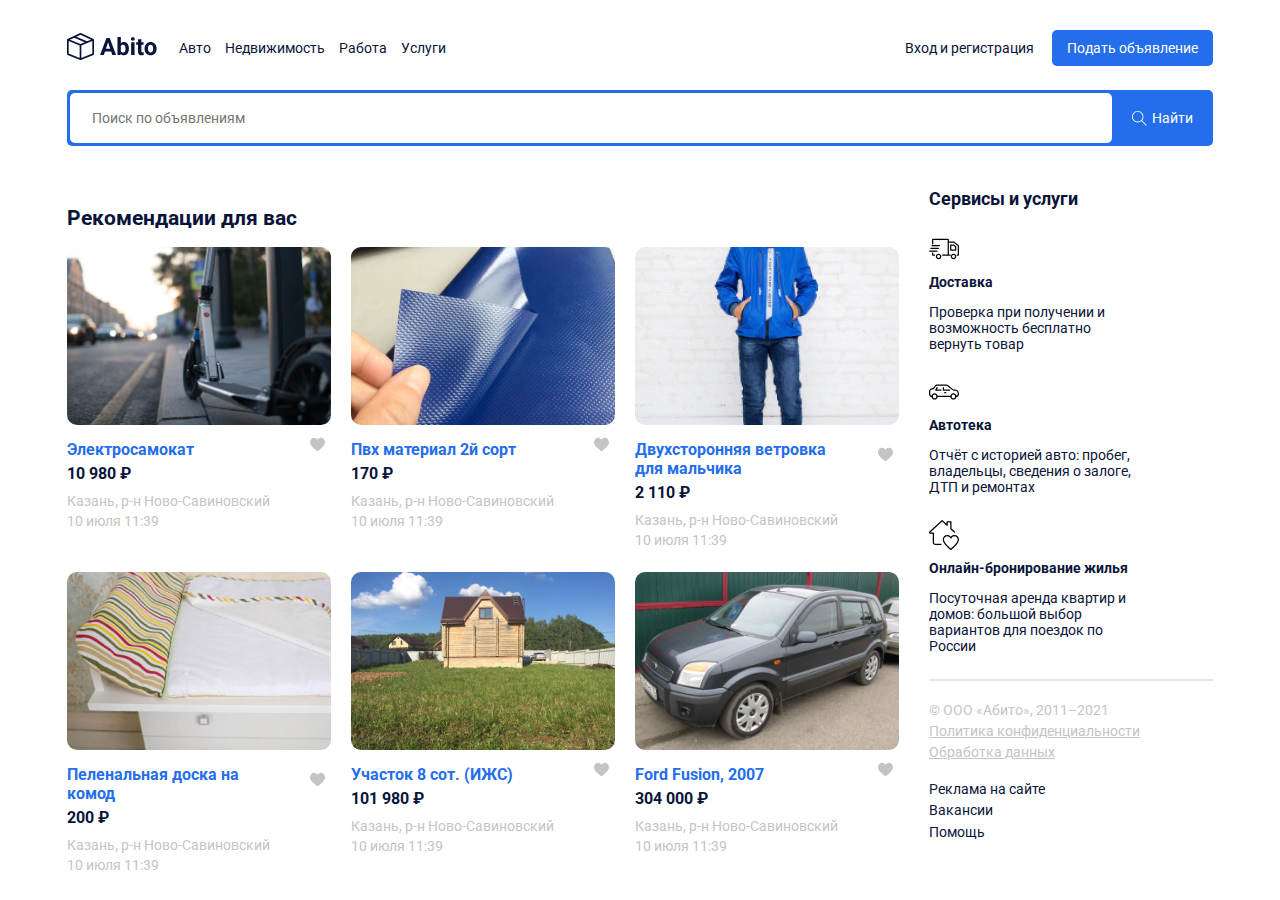
<file: index.html>
<!DOCTYPE html>
<html lang="en">
<head>
    <meta charset="UTF-8">
    <meta http-equiv="X-UA-Compatible" content="IE=edge">
    <meta name="viewport" content="width=device-width, initial-scale=1.0">
    <title>Abito - доска объявлений</title>
    <link rel="stylesheet" href="css/normalize.css">
    <link rel="stylesheet" href="css/style.css">
    <link rel="preconnect" href="https://fonts.googleapis.com">
    <link rel="preconnect" href="https://fonts.gstatic.com" crossorigin>
    <link href="https://fonts.googleapis.com/css2?family=Roboto:wght@400;700&display=swap" rel="stylesheet">
</head>
<body class="body">
    <header class="header container">
        <div class="navbar">
            <a href="/index.html" class="logo">
            <img src="img/logo.svg" alt="logo-abito" class="logo-image">
            </a>
            <div class="navbar-panel">
                <button class="close-menu">
                    <svg width="21" height="22" viewBox="0 0 21 22" fill="none" xmlns="http://www.w3.org/2000/svg">
                        <line y1="-0.5" x2="27.7013" y2="-0.5" transform="matrix(0.691905 0.721988 -0.624177 0.781283 0.833313 1)" stroke="black"/>
                        <line y1="-0.5" x2="28.2843" y2="-0.5" transform="matrix(-0.707107 0.707107 -0.607911 -0.794006 20 1)" stroke="black"/>
                        </svg>
                </button>
                <nav class="navbar-menu">
                    <ul class="menu">
                        <li class="menu-item">
                            <a href="#" class="menu-link">Авто</a>
                        </li>
                        <li class="menu-item">
                            <a href="#" class="menu-link">Недвижимость</a>
                        </li>
                        <li class="menu-item">
                            <a href="#" class="menu-link">Работа</a>
                        </li>
                        <li class="menu-item">
                            <a href="#" class="menu-link">Услуги</a>
                        </li>
                    </ul>
                </nav>

                <div class="button-group">
                    <a href="" class="button button-link">Вход и регистрация</a>
                    <a href="" class="button button-primary">Подать объявление</a>
                </div>
            </div>
            <button class="menu-button">
                <svg width="30" height="30" viewBox="0 0 30 30" fill="none" xmlns="http://www.w3.org/2000/svg">
                    <path d="M0.937476 9.37501H29.0624C29.58 9.37501 29.9999 8.95498 29.9999 8.43754C29.9999 7.92002 29.5799 7.50006 29.0624 7.50006H0.937476C0.419955 7.50006 0 7.92009 0 8.43754C0 8.95498 0.420033 9.37501 0.937476 9.37501Z" fill="black"/>
                    <path d="M29.0624 14.0626H0.937476C0.419955 14.0626 0 14.4826 0 15C0 15.5175 0.420033 15.9375 0.937476 15.9375H29.0624C29.58 15.9375 29.9999 15.5175 29.9999 15C29.9999 14.4826 29.58 14.0626 29.0624 14.0626Z" fill="black"/>
                    <path d="M29.0625 20.625H10.3125C9.79495 20.625 9.375 21.0451 9.375 21.5625C9.375 22.08 9.79503 22.5 10.3125 22.5H29.0625C29.58 22.5 29.9999 22.0799 29.9999 21.5625C30 21.045 29.58 20.625 29.0625 20.625Z" fill="black"/>
                    </svg>
                    
            </button>
        </div>

        <div class="search-panel">
            <input type="search" class="search-input" placeholder="Поиск по объявлениям">
            <button class="search-button">
                <svg class="search-svg" width="15" height="15" viewBox="0 0 15 15" fill="none" xmlns="http://www.w3.org/2000/svg">
                    <path d="M14.6506 14.0012L10.0862 9.43675C10.9465 8.43352 11.4706 7.13293 11.4706 5.71058C11.4706 2.54822 8.89765 -0.0247192 5.7353 -0.0247192C4.20353 -0.0247192 2.76265 0.571751 1.67824 1.6544C0.595589 2.73793 -0.000881376 4.17881 9.77541e-07 5.71058C9.77541e-07 8.87293 2.57294 11.4459 5.7353 11.4459C7.15765 11.4459 8.45912 10.9218 9.46235 10.0615L14.0268 14.6259L14.6506 14.0012ZM5.7353 10.5635C3.06 10.5635 0.882354 8.38675 0.882354 5.71058C0.881472 4.41352 1.38618 3.19499 2.30294 2.2791C3.21882 1.36234 4.43824 0.857634 5.7353 0.857634C8.41059 0.857634 10.5882 3.0344 10.5882 5.71058C10.5882 8.38587 8.41059 10.5635 5.7353 10.5635Z" fill="white"/>
                    </svg>
                <span class="search-button-text">Найти</span>
            </button>
        </div>

    </header>

    <div class="page-content container">
        <main class="main">
            <h2 class="page-titile">Рекомендации для вас</h2>
            <div class="cards">
                <div class="card">
                    <a href="single.html" class="card-link">
                        <img src="img/card-image-1.jpg" alt="photo" class="card-image">
                    </a>
                    <div class="card-header">
                        <a href="#" class="card-link">
                            <h3 class="card-title">Электросамокат</h3>
                        </a>
                        <button class="like">
                            <img class="like-img" src="img/heart.svg" alt="like">
                        </button>
                    </div>
                    <strong class="card-price">
                        10 980 ₽
                    </strong>
                    <p class="card-text">Казань, р-н Ново-Савиновский</p>
                    <p class="card-text">10 июля 11:39</p>
                </div>
                <div class="card">
                    <a href="single.html" class="card-link">
                        <img src="img/card-image-2.jpg" alt="photo" class="card-image">
                    </a>
                    <div class="card-header">
                        <a href="#" class="card-link">
                            <h3 class="card-title">Пвх материал 2й сорт</h3>
                        </a>
                        <button class="like">
                            <img src="img/heart.svg" alt="like">
                        </button>
                    </div>
                    <strong class="card-price">
                        170 ₽
                    </strong>
                    <p class="card-text">Казань, р-н Ново-Савиновский</p>
                    <p class="card-text">10 июля 11:39</p>
                </div>
                <div class="card">
                    <a href="single.html" class="card-link">
                        <img src="img/card-image-3.jpg" alt="photo" class="card-image">
                    </a>
                    <div class="card-header">
                        <a href="#" class="card-link">
                            <h3 class="card-title">Двухсторонняя ветровка для мальчика</h3>
                        </a>
                        <button class="like">
                            <img src="img/heart.svg" alt="like">
                        </button>
                    </div>
                    <strong class="card-price">
                        2 110 ₽
                    </strong>
                    <p class="card-text">Казань, р-н Ново-Савиновский</p>
                    <p class="card-text">10 июля 11:39</p>
                </div>
                <div class="card">
                    <a href="single.html" class="card-link">
                        <img src="img/card-image-4.jpg" alt="photo" class="card-image">
                    </a>
                    <div class="card-header">
                        <a href="#" class="card-link">
                            <h3 class="card-title">Пеленальная доска на комод</h3>
                        </a>
                        <button class="like">
                            <img src="img/heart.svg" alt="like">
                        </button>
                    </div>
                    <strong class="card-price">
                        200 ₽
                    </strong>
                    <p class="card-text">Казань, р-н Ново-Савиновский</p>
                    <p class="card-text">10 июля 11:39</p>
                </div>
                <div class="card">
                    <a href="single.html" class="card-link">
                        <img src="img/card-image-5.jpg" alt="photo" class="card-image">
                    </a>
                    <div class="card-header">
                        <a href="#" class="card-link">
                            <h3 class="card-title">Участок 8 сот. (ИЖС)</h3>
                        </a>
                        <button class="like">
                            <img src="img/heart.svg" alt="like">
                        </button>
                    </div>
                    <strong class="card-price">
                        101 980 ₽
                    </strong>
                    <p class="card-text">Казань, р-н Ново-Савиновский</p>
                    <p class="card-text">10 июля 11:39</p>
                </div>
                <div class="card">
                    <a href="single.html" class="card-link">
                        <img src="img/card-image-6.jpg" alt="photo" class="card-image">
                    </a>
                    <div class="card-header">
                        <a href="#" class="card-link">
                            <h3 class="card-title">Ford Fusion, 2007</h3>
                        </a>
                        <button class="like">
                            <img src="img/heart.svg" alt="like">
                        </button>
                    </div>
                    <strong class="card-price">
                        304 000 ₽
                    </strong>
                    <p class="card-text">Казань, р-н Ново-Савиновский</p>
                    <p class="card-text">10 июля 11:39</p>
                </div>
            </div>
        </main>
        <aside class="sidebar">
            <h4 class="page-title">Сервисы и услуги</h4>
            <div class="service">
                <img src="img/shipping-svg.svg" alt="" class="service-image">
                <h2 class="service-title">Доставка</h2>
                <p class="service-text">Проверка при получении и возможность бесплатно вернуть товар</p>
            </div>
            <div class="service">
                <img src="img/car.svg" alt="" class="service-image">
                <h2 class="service-title">Автотека</h2>
                <p class="service-text">Отчёт с историей авто: пробег, владельцы, сведения о залоге, ДТП и ремонтах</p>
            </div>
            <div class="service">
                <img src="img/home.svg" alt="" class="service-image">
                <h2 class="service-title">Онлайн-бронирование жилья</h2>
                <p class="service-text">Посуточная аренда квартир и домов: большой выбор вариантов для поездок по России</p>
            </div>
            <hr color="#E5E5E5">
            <footer class="footer">
                <p class="footer-text">© ООО «Абито», 2011–2021</p>
                <ul class="footer-menu">
                    <li class="footer-menu-item">
                        <a href="#" class="footer-text">Политика конфиденциальности</a>
                    </li>       
                    <li class="footer-menu-item">
                        <a href="#" class="footer-text">Обработка данных</a>
                    </li>         
                </ul>
                <ul class="footer-menu">
                    <li class="footer-menu-item">
                        <a href="#" class="footer-link">Реклама на сайте</a>
                    </li>       
                    <li class="footer-menu-item">
                        <a href="#" class="footer-link">Вакансии</a>
                    </li>  
                    <li class="footer-menu-item">
                        <a href="#" class="footer-link">Помощь</a>
                    </li>       
                </ul>
            </footer>
        </aside>
    </div>
    <script src="https://unpkg.com/swiper/swiper-bundle.min.js"></script>
    <script src="main.js"></script>
</body>
</html>
</file>
<file: css/style.css>
.body {
    font-family: 'Roboto', sans-serif;
    font-size: 14px;
    color: #0A143A;
}

.container {
    max-width: 1146px;
    margin: auto;
}

.header {
    padding-top: 30px;
    padding-bottom: 30px;
    margin-bottom: 12px;
}

.navbar {
    display: flex;
    align-items: center;
    justify-content: space-between;
    margin-bottom: 24px;
}

.navbar-panel {
    flex-grow: 1;
    display: flex;
    align-items: center;
}

.navbar-menu {
    margin-right: auto;
}

.menu {
    list-style: none;
    margin: 0;
    padding-left: 22px;
    padding-right: 22px;
    display: flex;
}

.menu-item:not(:last-child) {
    margin-right: 14px;
}

.menu-link {
    text-decoration: none;
    color: inherit;
}

.button {
    text-decoration: none;
    display: inline-block;
    padding: 10px 15px;
    cursor: pointer;
}

.button-link {
    color: inherit;
}

.button-primary {
    background: #256EEB;
    border-radius: 5px;
    color: #FFFFFF;
}

.search-panel {
    height: 50px;
    background: #256EEB;
    border-radius: 5px;
    display: flex;
    padding: 3px;
}

.search-input {
    flex-grow: 1;
    background: #FFFFFF;
    border-radius: 5px;
    border: none;
    padding-left: 22px;
    padding-right: 22px;
}

.search-button {
    background: #256EEB;
    border: none;
    color: #FFFFFF;
    padding-left: 20px;
    padding-right: 17px;
    display: flex;
    align-items: center;
}

.search-button-text {
    margin-left: 5px;
}

.page-content {
    display: grid;
    grid-template-columns: 9fr 3fr;
    grid-column-gap: 10px;
}

.card-image {
    border-radius: 10px;
    width: 264px;
    height: 178px;
    object-fit: cover;
}

.cards {
    display: flex;
    flex-wrap: wrap;
}

.card {
    margin-bottom: 20px;
    margin-right: 20px;
}

.card-title {
    font-size: 16px;
    line-height: 19px;
    color: #256EEB;
    margin-top: 12px;
    margin-bottom: 5px;
}

.card-header {
    display: flex;
    justify-content: space-between;
    align-items: center;
    max-width: 264px;
}

.like {
    border: none;
    cursor: pointer;
    background-color: #fff;
    margin-left: 15px;
}

.card-price {
    font-size: 16px;
    line-height: 19px;
    color: #0A143A;
    margin-bottom: 10px;
    display: block;
}

.card-text {
    font-size: 14px;
    line-height: 16px;
    color: #C4C4C4;
    margin-bottom: 4px;
    margin-top: 0;
}

.card-link {
    text-decoration: none;
}

.sidebar .page-title {
    font-weight: bold;
    font-size: 18px;
    line-height: 21px;
}

.service {
    margin-bottom: 25px;
}

.service-title {
    font-weight: bold;
    font-size: 14px;
    line-height: 16px;
    margin-top: 7px;
    margin-bottom: 5px;
    color: #0A143A;
}

.service-text {
    font-size: 14px;
    line-height: 16px;
    max-width: 217px;
}

.footer-text {
    display: inline-block;
    font-size: 14px;
    line-height: 16px;
    color: #C4C4C4;
    margin-bottom: 5px;
}

.footer-menu {
    margin: 0;
    padding: 0;
    list-style: none;
    margin-bottom: 16px;
}

.footer-link {
    display: inline-block;
    text-decoration: none;
    color: inherit;
    margin-bottom: 5px;
}

.content {
    max-width: 460px;
    margin-right: 30px;
}

.main-single {
    display: flex;
    align-items: flex-start;
}

.swiper-container {
    width: 100%;
    height: 300px;
    margin-left: auto;
    margin-right: auto;
}

.swiper-slide {
    background-size: cover;
    background-position: center;
}

.mySwiper2 {
    width: 100%;
    border-radius: 10px;
    margin-bottom: 10px;
}

.mySwiper {
    height: 20%;
    box-sizing: border-box;
    padding: 10px 0;
}

.mySwiper .swiper-slide {
    width: 25%;
    height: 100%;
    opacity: 0.4;
    border-radius: 10px;
}

.mySwiper .swiper-slide-thumb-active {
    opacity: 1;
}

.swiper-slide img {
    display: block;
    width: 100%;
    height: 100%;
    object-fit: cover;
    border-radius: 3px;
}

.content-text p {
    font-size: 14px;
    line-height: 140%;
    color: #0A143A;
}

.single-price {
    font-weight: bold;
    font-size: 24px;
    line-height: 28px;
    color: #0A143A;
    margin-top: 0;
    margin-bottom: 25px;
}

.page-title {
    margin-top: 0;
    margin-bottom: 25px;
}

.author {
    min-width: 264px;
    margin-top: 25px;
}

.author-wrapper {
    display: flex;
    align-items: center;
    justify-content: space-between;
    margin-bottom: 30px;
}

.author-avatar {
    height: 50px;
    width: 50px;
    object-fit: cover;
    border-radius: 50%;
}

.author-name {
    font-weight: bold;
    font-size: 14px;
    line-height: 16px;
    color: #0A143A;
    display: block;
    margin-bottom: 4px;
}

.rating {
    margin-bottom: 5px;
}

.rating-counter {
    opacity: 0.5;
    margin-left: 10px;
}

.author-status {
    font-size: 12px;
    line-height: 14px;
    color: #0A143A;
}

.button-block {
    width: 100%;
    height: 54px;
    display: block;
    margin-bottom: 14px;
    border: none;
    font-size: 14px;
    line-height: 16px;
    color: #FFFFFF;
}

.button-primary {
    background: #256EEB;
    border-radius: 5px;
}

.button-succes {
    background: #14B4BE;
    border-radius: 5px;
}

.menu-button {
    background-color: #fff;
    border: none;
    cursor: pointer;
    display: none;
}

.close-menu {
    display: none;
}

@media (max-width: 1200px) {
    .container {
        width: 960px;
    }

    .card {
        width: 45%;
    }

    .card-image {
        width: 100%;
        height: 200px;
    }
}

@media (max-width: 992px) {
    .container {
        max-width: 740px;
    }

    .card-image {
        height: 150px;
    }
}

@media (max-width: 768px) {
    .container {
        max-width: 560px;
    }

    .card {
        width: 100%;
    }

    .page-content {
        grid-template-columns: 8fr 4fr;
    }

    .menu-button {
        display: block;
    }

    .navbar-panel {
        position: fixed;
        right: 0;
        top: 0;
        width: 100%;
        height: 100%;
        background-color: #fff;
        z-index: 9;
        flex-direction: column;
        align-items: center;
        justify-content: center;
        transition: transform 0.2s, opacity 0.2s;
        transform: translateX(100%);
        opacity: 0;
    }

    .is-open {
        transform: translateX(0%);
        opacity: 1;
    }

    .navbar-menu {
        margin-left: auto;
        margin-bottom: 20px;
    }

    .menu {
        flex-direction: column;
        align-items: center;
        justify-content: center;
    }

    .menu-item:not(:last-child) {
        margin-right: 0;
        margin-bottom: 10px;
    }

    .button-group {
        display: flex;
        flex-direction: column;
    }

    .close-menu {
        display: block;
        position: absolute;
        right: 30px;
        top: 30px;
        cursor: pointer;
        background-color: #fff;
        border: none;
    }
}

@media (max-width: 576px) {
    .container {
        max-width: 90%;
    }

    .page-content {
        grid-template-columns: 12fr;
    }

    .card-image {
        height: 250px;
    }

    .card {
        margin-right: 0;
    }

    .search-button-text {
        display: none;
    }
}
</file>
